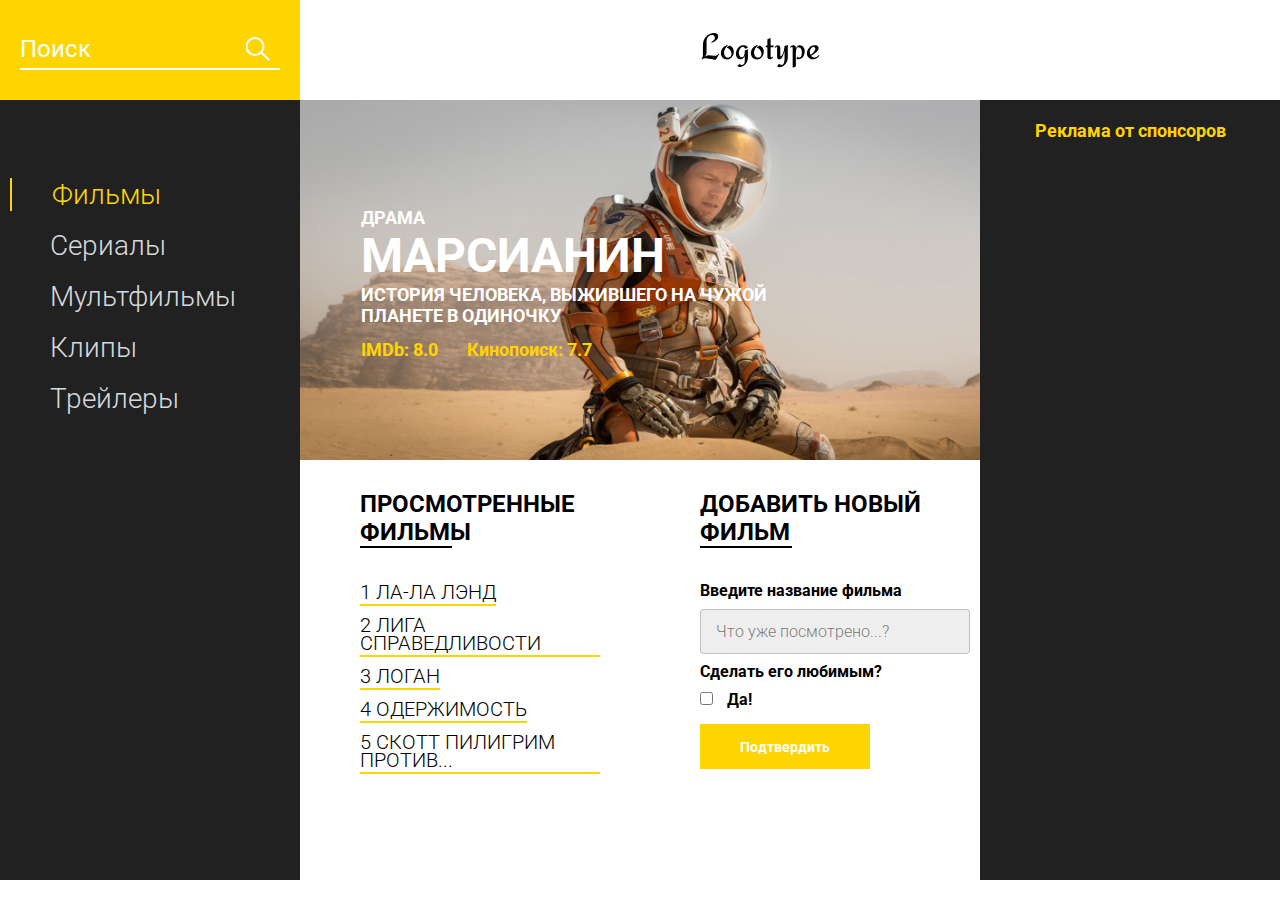
<file: task30,33/index.html>
<!DOCTYPE html>
<html lang="en">
<head>
    <meta charset="UTF-8">
    <meta name="viewport" content="width=device-width, initial-scale=1.0">
    <title>Movie DB</title>
    <link href="https://fonts.googleapis.com/css?family=Roboto:300,400,700&display=swap&subset=cyrillic-ext" rel="stylesheet">
    <link rel="stylesheet" href="css/style.min.css">
</head>
<body>
    <header class="header">
        <div class="header__search">
            <form action="#">
                <input type="text" placeholder="Поиск">
            </form>
        </div>
        <div class="header__logo">
            <img src="icons/Logotype.svg" alt="logo">
        </div>
    </header>
    <main class="promo">
        <div class="promo__menu">
            <nav class="promo__menu-list">
                <ul>
                    <li><a class="promo__menu-item promo__menu-item_active" href="#">Фильмы</a></li>
                    <li><a class="promo__menu-item" href="#">Сериалы</a></li>
                    <li><a class="promo__menu-item" href="#">Мультфильмы</a></li>
                    <li><a class="promo__menu-item" href="#">Клипы</a></li>
                    <li><a class="promo__menu-item" href="#">Трейлеры</a></li>
                </ul>
            </nav>
        </div>
        <div class="promo__content">
            <div class="promo__bg">
                <div class="promo__genre">КОМЕДИЯ</div>
                <div class="promo__title">МАРСИАНИН</div>
                <div class="promo__descr">ИСТОРИЯ ЧЕЛОВЕКА, ВЫЖИВШЕГО НА ЧУЖОЙ ПЛАНЕТЕ В ОДИНОЧКУ</div>
                <div class="promo__ratings">
                    <span>IMDb: 8.0</span>
                    <span>Кинопоиск: 7.7</span>
                </div>
            </div>
            <div class="promo__interactive">
                <div>
                    <div class="promo__interactive-title">ПРОСМОТРЕННЫЕ ФИЛЬМЫ</div>
                    <ul class="promo__interactive-list">
                        <li class="promo__interactive-item">ЛОГАН
                            <div class="delete"></div>
                        </li>
                        <li class="promo__interactive-item">ЛИГА СПРАВЕДЛИВОСТИ
                            <div class="delete"></div>
                        </li>
                        <li class="promo__interactive-item">ЛА-ЛА ЛЭНД
                            <div class="delete"></div>
                        </li>
                        <li class="promo__interactive-item">ОДЕРЖИМОСТЬ
                            <div class="delete"></div>
                        </li>
                        <li class="promo__interactive-item">СКОТТ ПИЛИГРИМ ПРОТИВ...
                            <div class="delete"></div>
                        </li>
                    </ul>
                </div>
                <div>
                    <form class="add">
                        <div class="promo__interactive-title">ДОБАВИТЬ НОВЫЙ ФИЛЬМ</div>
                        <span>Введите название фильма</span>
                        <input class="adding__input" type="text" placeholder="Что уже посмотрено...?">
                        <span>Сделать его любимым?</span>
                        <input type="checkbox">
                        <span class="yes">Да!</span>
                        <button>Подтвердить</button>
                    </form>
                </div>
            </div>
        </div>
        <div class="promo__adv">
            <div class="promo__adv-title">Реклама от спонсоров</div>
            <img src="img/content_1.jpg" alt="some picture">
            <img src="img/content_2.jpg" alt="some picture">
            <img src="img/content_3.png" alt="some picture">
        </div>
    </main>

    <script src="js/script.js"></script>
</body>
</html>
</file>
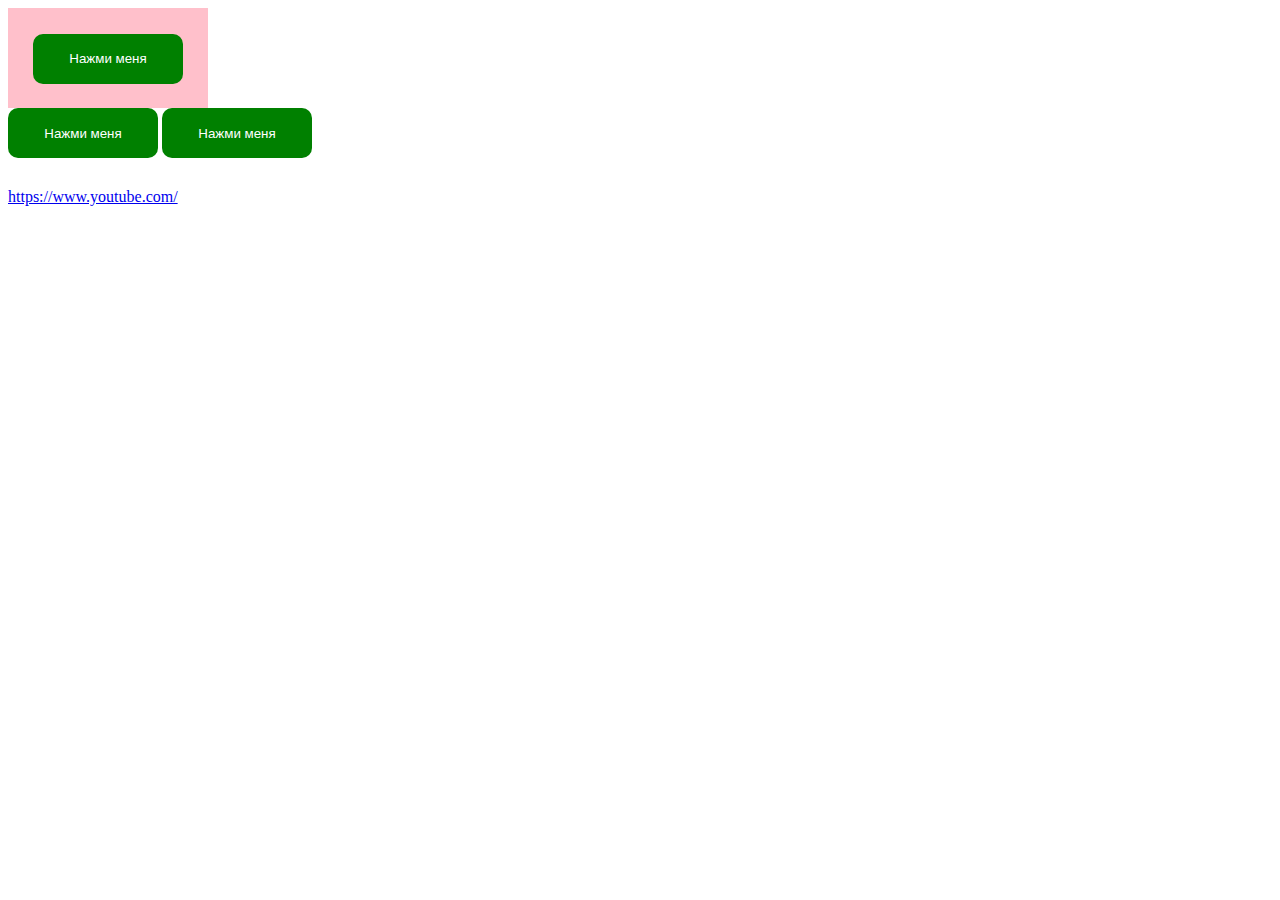
<file: task31/index.html>
<!DOCTYPE html>
<html lang="ru">
  <head>
		<meta charset="utf-8">
		<meta http-equiv="X-UA-Compatible" content="IE=edge">
		<title>JavaScript</title>
		<link rel="stylesheet" href="css.css">
  </head>
  <body>
        <div class="overlay">
			<button id="btn">Нажми меня</button>
		</div>
		<button >Нажми меня</button>
		<button>Нажми меня</button>

    	<a href="https://www.youtube.com/">https://www.youtube.com/</a>

		<script src="./script.js"></script>
  </body>
</html>
</file>
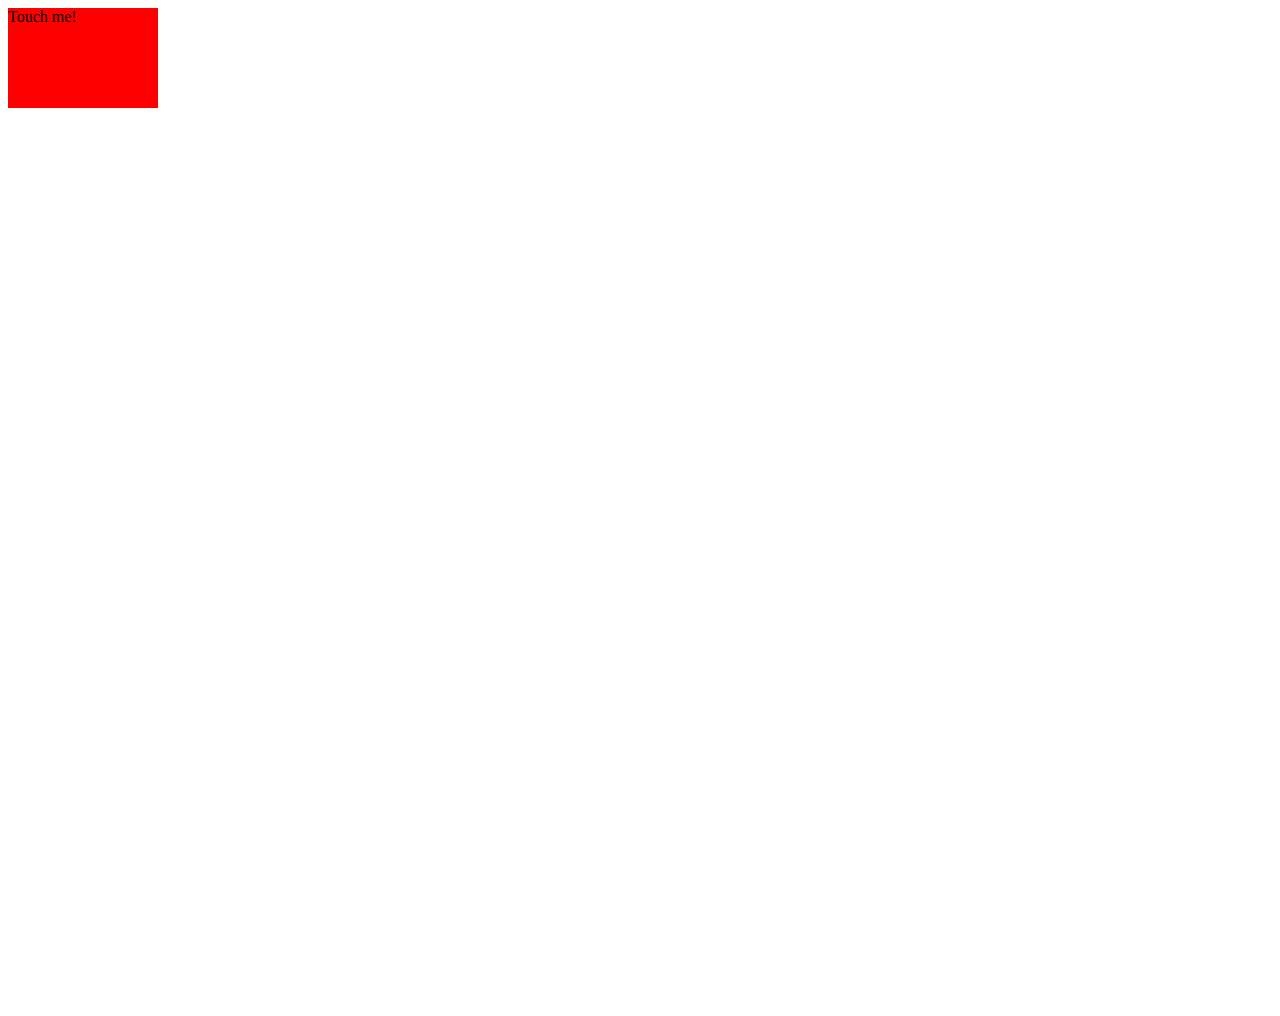
<file: task33/index.html>
<!DOCTYPE html>
<html lang="en">
<head>
	<meta charset="UTF-8">
	<meta name="viewport" content="width=device-width, initial-scale=1, shrink-to-fit=no">
	<title>Document</title>
	<style>
		body {
			height: 1000px;
		}
		.box {
			width: 150px;
			height: 100px;
			background-color: red;
		}
	</style>
</head>
<body>
	
	<div class="box">
		Touch me!
	</div>

	<script src="./script.js"></script>
</body>
</html>
</file>
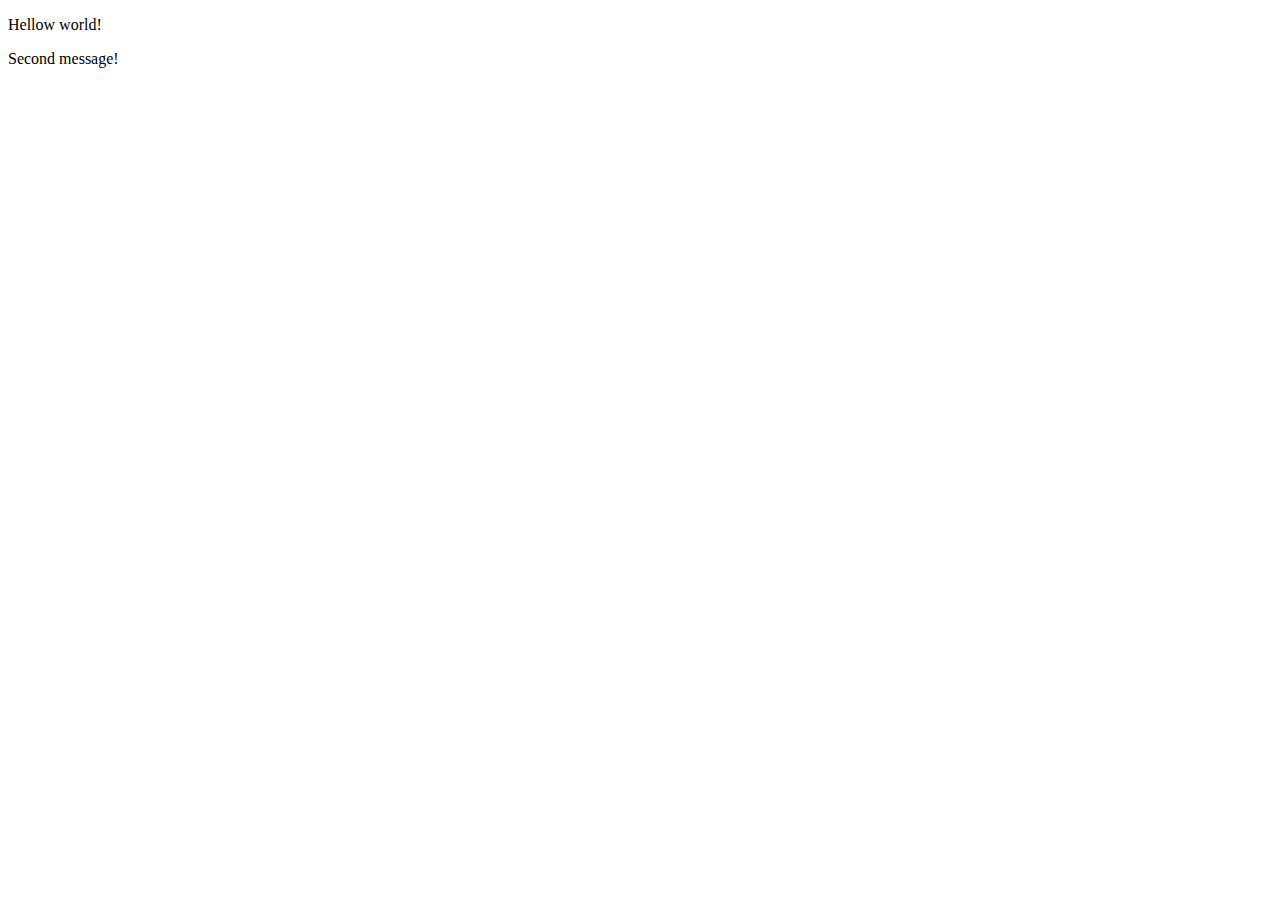
<file: task34/index.html>
<!DOCTYPE html>
<html lang="en">
<head>
    <meta charset="UTF-8">
    <meta http-equiv="X-UA-Compatible" content="IE=edge">
    <meta name="viewport" content="width=\, initial-scale=1.0">
    <title>Document</title>
</head>
<body>
    <!-- скрипты загружаются с методом defer поочерёдности -->
    <!-- <script defer src="./script.js"></script>  
    <script defer src="./test.js"></script> -->

    <!-- скрипты загружаются асинхронно  -->
    <!-- скрипты с методом async должны не зависеть от ДОМ структуры 
    он должен не зависеть от других скриптов  -->
    <!-- <script async src="./script.js"></script>  
    <script async src="./test.js"></script> -->


    <p>Hellow world!</p>
    <p>Second message!</p>
    <script src="./script.js"></script>  
</body>
</html>
</file>
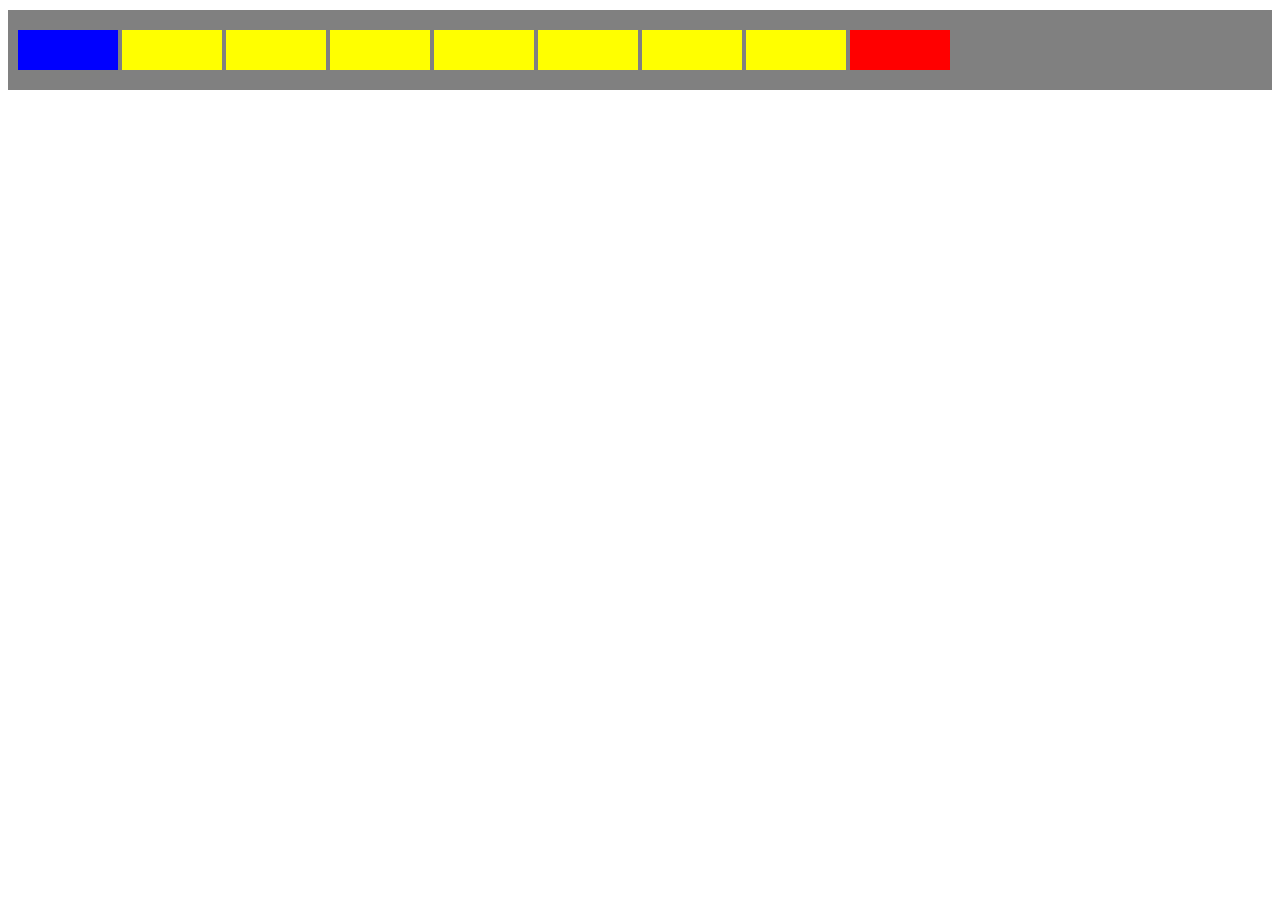
<file: task37/index.html>
<!DOCTYPE html>
<html lang="ru">
  <head>
    <meta charset="utf-8">
    <meta http-equiv="X-UA-Compatible" content="IE=edge">
   	<title>JavaScript</title>
   	<link rel="stylesheet" href="./style.css">
  </head>
  <body>

    <div id="first" class="btn-block">
      <button class="blue some"></button>
      <button></button>
      <button></button>
      <button></button>
      <button></button>
      <button></button>
      <button></button>
      <button></button>
    </div>
    
	<script src="./script.js"></script>
  </body>
</html>
</file>
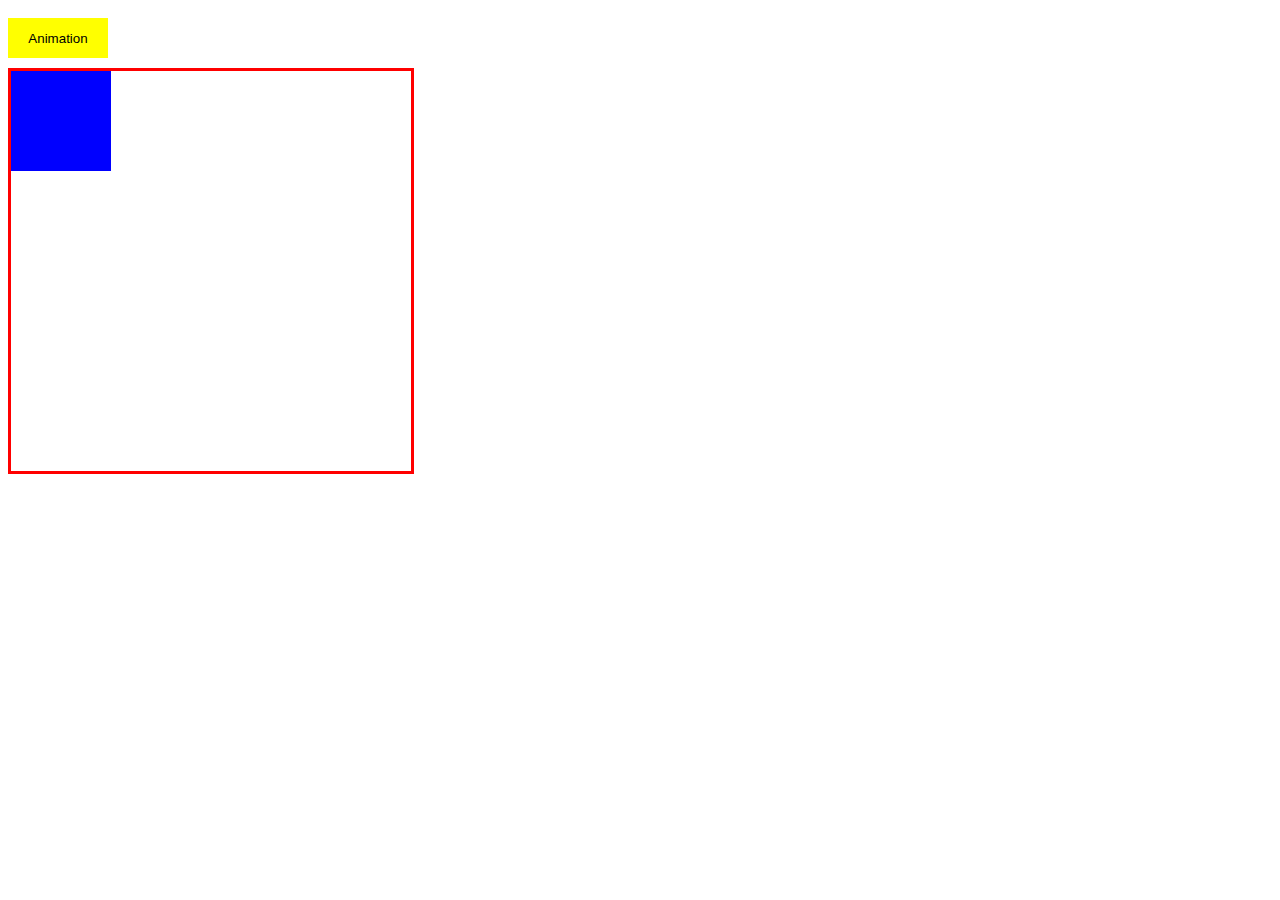
<file: task39/index.html>
<!DOCTYPE html>
<html lang="ru">
  <head>
    <meta charset="utf-8">
    <meta http-equiv="X-UA-Compatible" content="IE=edge">
   	<title>Java Script</title>
   	<link rel="stylesheet" href="./style.css ">
  </head>
  <body>
    <button class="btn">Animation</button>
    <div class="wrapper">
        <div class="box"></div>
    </div>

	<script src="./scrtipt.js"></script>
  </body>
</html>
</file>
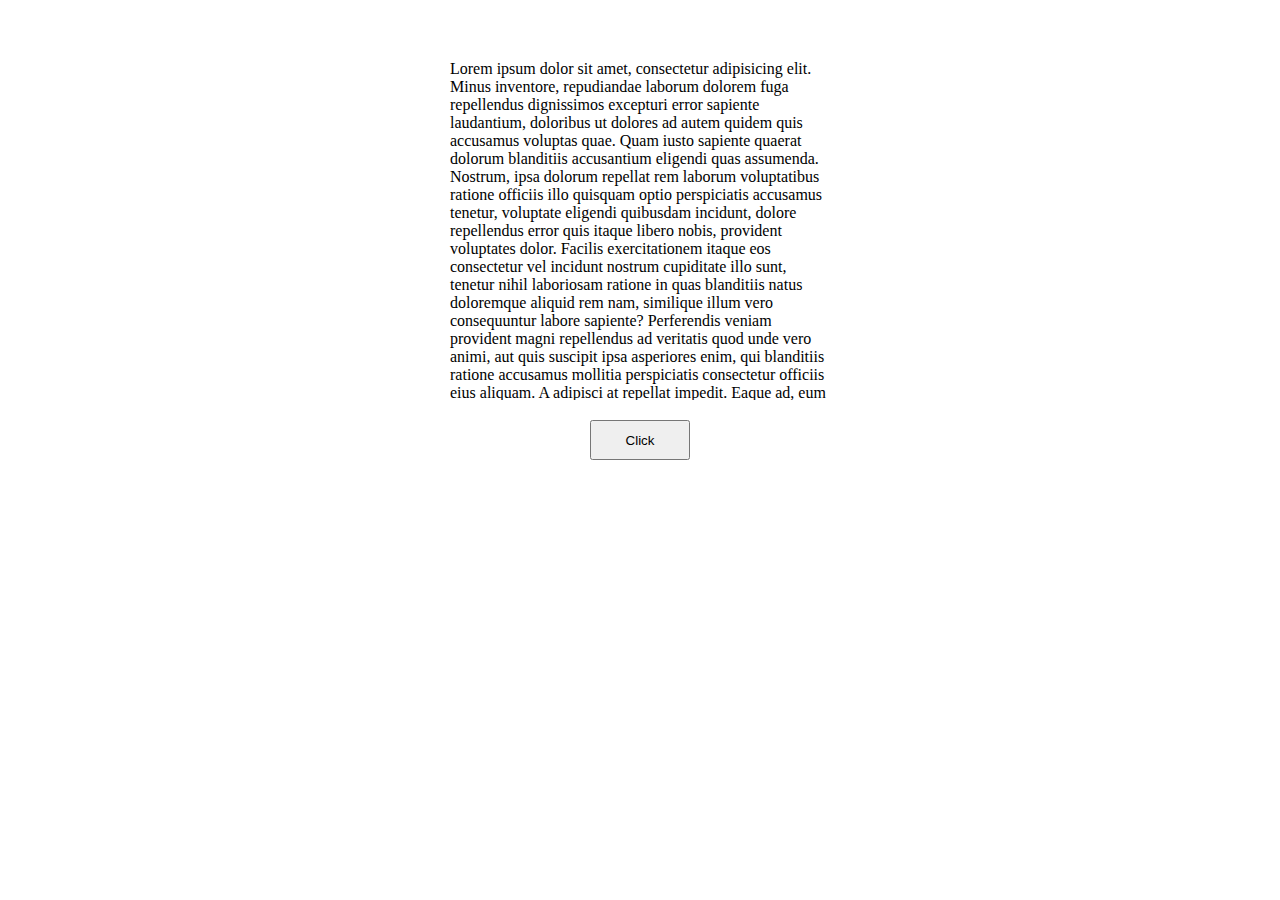
<file: task42/index.html>
<!DOCTYPE html>
<html lang="ru">
  <head>
    <meta charset="utf-8">
    <meta http-equiv="X-UA-Compatible" content="IE=edge">
   	<title>JavaScript</title>
   	<link rel="stylesheet" href="style.css">
  </head>
  <body>
    
    <div class="box">Lorem ipsum dolor sit amet, consectetur adipisicing elit. Minus inventore, repudiandae laborum dolorem fuga repellendus dignissimos excepturi error sapiente laudantium, doloribus ut dolores ad autem quidem quis accusamus voluptas quae. Quam iusto sapiente quaerat dolorum blanditiis accusantium eligendi quas assumenda. Nostrum, ipsa dolorum repellat rem laborum voluptatibus ratione officiis illo quisquam optio perspiciatis accusamus tenetur, voluptate eligendi quibusdam incidunt, dolore repellendus error quis itaque libero nobis, provident voluptates dolor. Facilis exercitationem itaque eos consectetur vel incidunt nostrum cupiditate illo sunt, tenetur nihil laboriosam ratione in quas blanditiis natus doloremque aliquid rem nam, similique illum vero consequuntur labore sapiente? Perferendis veniam provident magni repellendus ad veritatis quod unde vero animi, aut quis suscipit ipsa asperiores enim, qui blanditiis ratione accusamus mollitia perspiciatis consectetur officiis eius aliquam. A adipisci at repellat impedit. Eaque ad, eum laudantium deserunt. Quis error voluptatem tempora quam ducimus aut, architecto odio voluptatum reiciendis. Atque error, deleniti similique non nam ratione. Perferendis, officiis mollitia laboriosam quam, nisi vel obcaecati vero dicta ducimus dolorum quas, excepturi consequatur fugiat sit minima repellendus quia aliquid numquam id autem unde dolorem quaerat odit. Harum eaque dolor dicta, accusantium deserunt eius deleniti nisi quas assumenda consectetur, odit modi exercitationem, officia doloribus quidem perferendis repellendus quos commodi eveniet cum beatae ea molestiae reprehenderit. Facilis, iste corporis earum. Nemo aliquam architecto error facilis amet, nihil sed excepturi necessitatibus rem delectus, omnis ipsa ut temporibus expedita quas natus ipsum fuga eum harum nisi facere cupiditate reiciendis! Id magnam blanditiis eligendi, nulla accusamus magni. Placeat quidem repellat explicabo minus esse numquam velit, accusantium a, cumque aperiam iure alias natus aliquam minima quas possimus assumenda quod, doloremque saepe perspiciatis nulla vero quibusdam voluptates. Nihil, aliquam maiores earum non similique quos? Quos cumque est illum assumenda perspiciatis, obcaecati atque doloribus cum soluta sit qui, deserunt reprehenderit quibusdam ratione odio similique a, quod cupiditate! Accusamus hic minus numquam, repellendus, ullam beatae itaque ad laudantium doloremque dolore error praesentium provident consequuntur consectetur culpa necessitatibus facere. Adipisci dignissimos fugiat consequuntur temporibus magni eius deleniti. Reiciendis, distinctio nesciunt modi repellendus aperiam quia dolore porro, pariatur eos. Ducimus iusto officiis cupiditate, error modi eius, dolores maxime a eaque tenetur? Quae nulla reprehenderit voluptatibus fugit cum distinctio hic libero maiores fugiat, atque amet qui cupiditate pariatur quaerat illo similique sunt doloribus modi reiciendis blanditiis in voluptatem esse. Hic voluptates atque beatae nihil ad perspiciatis repudiandae, consequuntur non nesciunt maiores alias eos odit, officiis inventore eaque aperiam voluptatibus. Fugiat eum esse nam saepe soluta ab accusamus nemo fuga aut, distinctio officia atque. Voluptatibus perspiciatis magni harum incidunt aliquid temporibus quas labore exercitationem. Alias mollitia magnam sequi, totam corrupti temporibus facere praesentium iste velit aliquam minus enim cupiditate rem. Iste molestiae maxime illum non accusantium voluptas blanditiis, quod consectetur, quidem est culpa voluptates obcaecati, ipsum ab natus vitae! Consectetur animi quae tenetur odio repellendus natus tempora ipsa culpa, inventore accusamus ea corporis doloribus id harum voluptatem, praesentium temporibus, explicabo totam mollitia molestiae est iusto vel repellat molestias. Repellat placeat voluptas quaerat eaque, illum dicta rerum numquam sunt!</div>
    <button>Click</button>
	<script src="script.js"></script>
  </body>
</html>
</file>
<file: task31/css.css>
button {
  width: 150px;
  height: 50px;
  background-color: green;
  border: none;
  color: #fff;
  border-radius: 10px;
  outline: none;
  cursor: pointer;
  transition: 0.3s;
}
button:hover {
  transform: scale(0.95);
}
.overlay {
  background-color: pink;
  width: 200px;
  height: 100px;
  text-align: center;
  line-height: 100px;
}
a {
  display: block;
  margin-top: 30px;
}
</file>
<file: task37/style.css>
.box {
  position: absolute;
  width: 100px;
  height: 100px;
  background-color: blue;
}
.wrapper {
  position: relative;
  width: 400px;
  height: 400px;
  border: 3px solid red;
}
.btn-block {
	padding: 10px;
	background-color: grey;
	margin-top: 10px;
}
button {
  margin-bottom: 10px;
  margin-top: 10px;
  width: 100px;
  height: 40px;
  background-color: yellow;
  border: none;
  transition: 0.3s all;
}

.blue {
    background-color: blue;
}

.red {
    background-color: red;
}
</file>
<file: task39/style.css>
.box {
  position: absolute;
  width: 100px;
  height: 100px;
  background-color: blue;
}
.wrapper {
  position: relative;
  width: 400px;
  height: 400px;
  border: 3px solid red;
}
button {
  margin-bottom: 10px;
  margin-top: 10px;
  width: 100px;
  height: 40px;
  background-color: yellow;
  border: none;
}
</file>
<file: task42/style.css>
.box {
  box-sizing: border-box;
  width: 400px;
  height: 350px;
  overflow: scroll;
  margin: 0 auto;
  margin-top: 50px;
  padding: 10px;
}
button {
  width: 100px;
  height: 40px;
  display: block;
  margin: 0 auto;
  margin-top: 20px; 
}
</file>
<file: task30,33/css/style.min.css>
* {
    -webkit-box-sizing: border-box;
    box-sizing: border-box;
    margin: 0;
    padding: 0;
    font-family: 'Roboto', sans-serif
}

.header {
    display: -webkit-box;
    display: -ms-flexbox;
    display: flex;
    height: 100px
}

.header__search {
    display: -webkit-box;
    display: -ms-flexbox;
    display: flex;
    -webkit-box-pack: center;
    -ms-flex-pack: center;
    justify-content: center;
    -webkit-box-align: center;
    -ms-flex-align: center;
    align-items: center;
    height: 100%;
    width: 300px;
    background: #FFD500
}

.header__search form {
    position: relative;
    width: 260px;
    height: 30px
}

.header__search form input {
    width: 100%;
    border: none;
    border-bottom: 2px solid #fff;
    background-color: transparent;
    color: #fff;
    font-size: 24px;
    line-height: 28px;
    padding-bottom: 5px;
    outline: none
}

.header__search form input::-webkit-input-placeholder {
    color: #fff
}

.header__search form input:-ms-input-placeholder {
    color: #fff
}

.header__search form input::-ms-input-placeholder {
    color: #fff
}

.header__search form input::placeholder {
    color: #fff
}

.header__search form:after {
    content: '';
    display: block;
    position: absolute;
    top: 2px;
    right: 10px;
    background: url("../icons/search.svg") center center/cover no-repeat;
    width: 24px;
    height: 24px
}

.header__logo {
    display: -webkit-box;
    display: -ms-flexbox;
    display: flex;
    -webkit-box-pack: center;
    -ms-flex-pack: center;
    justify-content: center;
    -webkit-box-align: center;
    -ms-flex-align: center;
    align-items: center;
    height: 100%;
    width: calc(100% - 360px)
}

.promo {
    height: 780px;
    display: -webkit-box;
    display: -ms-flexbox;
    display: flex
}

.promo__menu {
    width: 300px;
    height: 100%;
    background: #212121;
    padding: 60px 0 0 10px
}

.promo__menu-item {
    display: block;
    font-size: 28px;
    line-height: 33px;
    color: #D6D9DC;
    text-decoration: none;
    font-weight: 300;
    padding-left: 40px;
    margin-top: 18px
}

.promo__menu-item:hover {
    color: #FFD500
}

.promo__menu-item_active {
    border-left: 2px solid #FFD500;
    color: #FFD500
}

.promo__content {
    width: calc(100% - 600px)
}

.promo__bg {
    height: 360px;
    background: url("../img/mars.webp") center center/cover no-repeat;
    background-position: top;
    padding: 107px 0 0 61px
}

.promo__genre {
    font-weight: bold;
    font-size: 18px;
    line-height: 21px;
    color: #FFFFFF;
    text-transform: uppercase
}

.promo__title {
    font-weight: bold;
    font-size: 48px;
    line-height: 56px;
    color: #FFFFFF;
    text-transform: uppercase
}

.promo__descr {
    width: 481px;
    font-weight: bold;
    font-size: 18px;
    line-height: 21px;
    color: #FFFFFF;
    text-transform: uppercase
}

.promo__ratings {
    margin-top: 13px
}

.promo__ratings span {
    font-weight: bold;
    font-size: 18px;
    line-height: 21px;
    color: #FFD500;
    margin-right: 25px
}

.promo__interactive {
    display: -webkit-box;
    display: -ms-flexbox;
    display: flex
}

.promo__interactive>div {
    width: 50%;
    padding: 30px 0 0 60px
}

.promo__interactive-title {
    display: inline-block;
    font-weight: bold;
    font-size: 24px;
    line-height: 28px;
    color: #000000
}

.promo__interactive-title:after {
    content: '';
    display: block;
    width: 33%;
    height: 2px;
    background-color: #000
}

.promo__interactive-list {
    list-style-type: none;
    margin-top: 35px;
    display: -webkit-box;
    display: -ms-flexbox;
    display: flex;
    -webkit-box-orient: vertical;
    -webkit-box-direction: normal;
    -ms-flex-direction: column;
    flex-direction: column;
    -webkit-box-align: start;
    -ms-flex-align: start;
    align-items: flex-start
}

.promo__interactive-item {
    display: inline-block;
    position: relative;
    font-weight: 300;
    font-size: 20px;
    line-height: 18px;
    color: #000000;
    margin-bottom: 15px;
    padding-right: 40px;
    text-transform: uppercase
}

.promo__interactive-item span {
    display: block;
    position: absolute;
    left: -30px;
    top: 50%;
    -webkit-transform: translateY(-50%);
    transform: translateY(-50%);
    width: 20px;
    height: 20px;
    background: url("../icons/Star.svg") center center/cover no-repeat
}

.promo__interactive-item:before {
    content: '';
    position: absolute;
    bottom: -5px;
    display: block;
    width: calc(100% - 40px);
    height: 2px;
    background-color: #FFD500
}

.promo__interactive-item:hover .delete {
    content: '';
    display: block;
    position: absolute;
    right: 0px;
    top: 50%;
    -webkit-transform: translateY(-50%);
    transform: translateY(-50%);
    width: 20px;
    height: 20px;
    background: url("../icons/trash.png") center center/cover no-repeat;
    cursor: pointer
}

.promo__interactive .add .promo__interactive-title {
    margin-bottom: 25px
}

.promo__interactive .add span {
    display: block;
    margin: 10px 0;
    font-weight: bold;
    font-size: 16px;
    line-height: 16px;
    color: #000000
}

.promo__interactive .add .yes {
    display: inline;
    margin-left: 10px
}

.promo__interactive .add input[type="text"] {
    width: 270px;
    height: 45px;
    line-height: 50px;
    font-size: 16px;
    background: rgba(196, 196, 196, 0.29);
    border: 1px solid rgba(0, 0, 0, 0.19);
    padding: 0 15px;
    outline: none;
    border-radius: 4px
}

.promo__interactive .add input[type="text"]::-webkit-input-placeholder {
    font-weight: 300;
    font-size: 16px;
    color: rgba(0, 0, 0, 0.53)
}

.promo__interactive .add input[type="text"]:-ms-input-placeholder {
    font-weight: 300;
    font-size: 16px;
    color: rgba(0, 0, 0, 0.53)
}

.promo__interactive .add input[type="text"]::-ms-input-placeholder {
    font-weight: 300;
    font-size: 16px;
    color: rgba(0, 0, 0, 0.53)
}

.promo__interactive .add input[type="text"]::placeholder {
    font-weight: 300;
    font-size: 16px;
    color: rgba(0, 0, 0, 0.53)
}

.promo__interactive .add button {
    display: block;
    margin-top: 15px;
    width: 170px;
    height: 45px;
    background: #FFD500;
    font-weight: bold;
    font-size: 14px;
    line-height: 14px;
    color: #FFFFFF;
    border: none;
    outline: none;
    cursor: pointer
}

.promo__interactive .add button:active {
    -webkit-transform: scale(0.95);
    transform: scale(0.95)
}

.promo__adv {
    background: #212121;
    width: 300px;
    height: 100%
}

.promo__adv-title {
    font-weight: bold;
    font-size: 18px;
    line-height: 21px;
    color: #FFD500;
    margin: 20px 0;
    text-align: center
}

.promo__adv img {
    width: 100%;
    margin-bottom: 10px
}

/*# sourceMappingURL=style.min.css.map */
</file>
